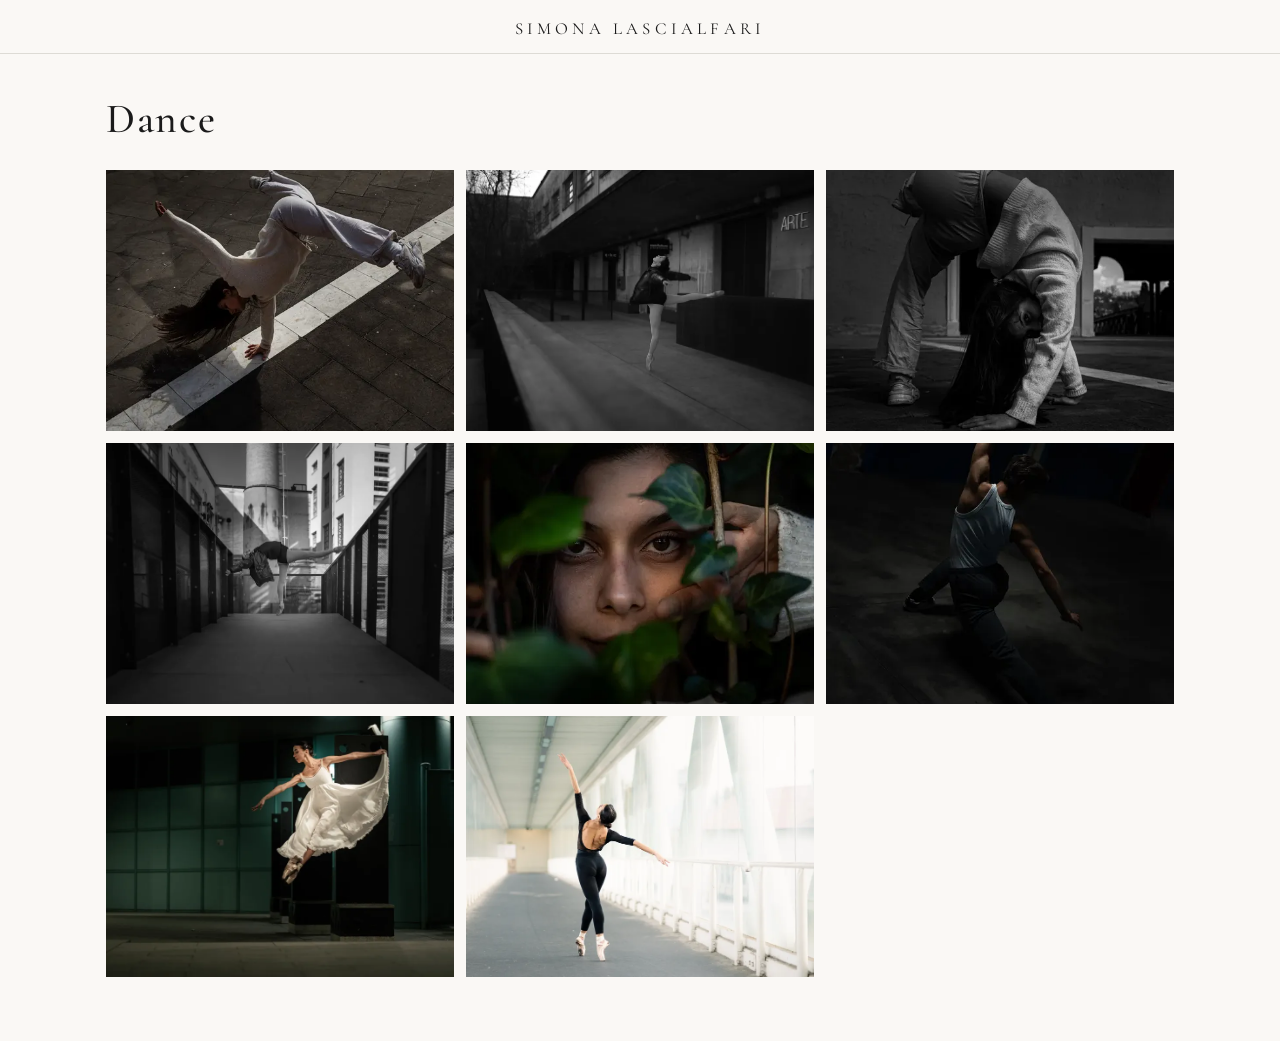
<file: g/danza/index.html>
<!doctype html>
<html lang="it">
<head>
<meta charset="utf-8">
<meta name="viewport" content="width=device-width,initial-scale=1,viewport-fit=cover">
<title>Galleria</title>
<link rel="preconnect" href="https://fonts.googleapis.com">
<link rel="preconnect" href="https://fonts.gstatic.com" crossorigin>
<link href="https://fonts.googleapis.com/css2?family=Cormorant+Garamond:wght@400;500;600&family=Inter:wght@300;400;500&display=swap" rel="stylesheet">
<link rel="stylesheet" href="../assets/app.css?v=6">
<style>
#loading{display:flex;flex-direction:column;align-items:center;gap:1rem;padding:3rem 1rem}
#loading[hidden]{display:none} /* display:flex batte l'attributo hidden: override esplicito */
.spin{width:28px;height:28px;border-radius:50%;border:3px solid rgba(0,0,0,.12);border-top-color:var(--terracotta,#a0522d);animation:spin 1s linear infinite}
@keyframes spin{to{transform:rotate(360deg)}}
</style>
</head>
<body>
<header class="bar">
  <span class="brand">Simona Lascialfari</span>
</header>

<main id="loading">
  <div class="spin" aria-hidden="true"></div>
  <p class="hint">Apro la galleria…</p>
</main>

<main id="gate" hidden>
  <form id="pwform">
    <p class="hint">Questa galleria è protetta. Inserisci la password che ti è stata comunicata.</p>
    <input id="pw" type="password" autocomplete="off" placeholder="Password">
    <button type="submit" id="go">Entra</button>
    <p id="err" class="err" hidden>Password errata</p>
  </form>
</main>

<main id="gallery" hidden>
  <h1 id="gtitle"></h1>
  <div id="grid"></div>
  <button id="more" hidden>Carica altre foto</button>
  <footer><a id="dl" class="dl" target="_blank" rel="noopener">Scarica gli originali</a></footer>
</main>

<div id="lb" hidden>
  <button id="close" aria-label="Chiudi">×</button>
  <button id="prev" aria-label="Precedente">‹</button>
  <img id="lbimg" alt="">
  <div id="lbcap"></div>
  <button id="next" aria-label="Successiva">›</button>
</div>

<script src="../assets/app.js?v=7"></script>
</body>
</html>
</file>
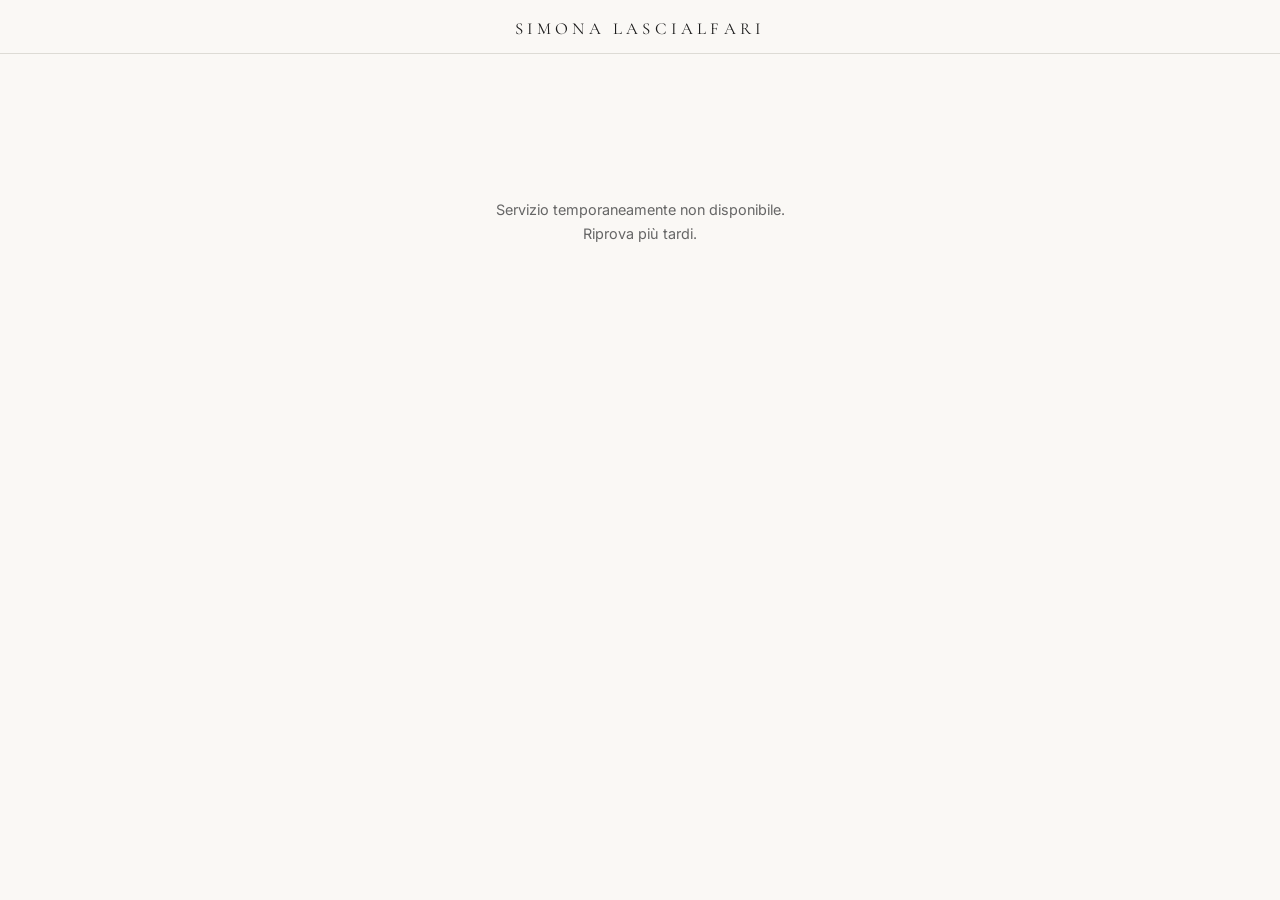
<file: p/viewer.html>
<!doctype html>
<html lang="it">
<head>
<meta charset="utf-8">
<meta name="viewport" content="width=device-width,initial-scale=1,viewport-fit=cover">
<title>Galleria</title>
<link rel="preconnect" href="https://fonts.googleapis.com">
<link rel="preconnect" href="https://fonts.gstatic.com" crossorigin>
<link href="https://fonts.googleapis.com/css2?family=Cormorant+Garamond:wght@400;500;600&family=Inter:wght@300;400;500&display=swap" rel="stylesheet">
<link rel="stylesheet" href="../g/assets/app.css?v=3">
</head>
<body>
<header class="bar"><span class="brand">Simona Lascialfari</span></header>
<main id="gate" hidden>
  <form id="pwform">
    <p class="hint">Questa galleria è protetta. Inserisci la password che ti è stata comunicata.</p>
    <input id="pw" type="password" autocomplete="off" placeholder="Password">
    <button type="submit" id="go">Entra</button>
    <p id="err" class="err" hidden>Password errata</p>
  </form>
</main>

<div id="loading"><p class="hint">Caricamento…</p></div>

<main id="offline" hidden>
  <p class="hint">Servizio temporaneamente non disponibile.<br>Riprova più tardi.</p>
</main>
<main id="invalid" hidden>
  <p class="hint">Questo link non è più valido.<br>La bozza potrebbe essere stata pubblicata, sostituita o revocata.</p>
</main>
<main id="gallery" hidden>
  <h1 id="gtitle"></h1>
  <div id="grid"></div>
  <button id="more" hidden>Carica altre foto</button>
</main>
<div id="lb" hidden>
  <button id="close" aria-label="Chiudi">×</button>
  <button id="prev" aria-label="Precedente">‹</button>
  <img id="lbimg" alt="">
  <div id="lbcap"></div>
  <button id="next" aria-label="Successiva">›</button>
</div>
<script src="../g/assets/pviewer.js?v=4"></script>
</body>
</html>
</file>
<file: g/assets/app.css>
:root {
  --ivory: hsl(45 30% 97%);
  --ink: hsl(0 0% 10%);
  --border: hsl(45 10% 85%);
  --terracotta: hsl(12 37% 47%);
  --muted: hsl(0 0% 40%);
  --serif: 'Cormorant Garamond', Georgia, serif;
  --sans: 'Inter', system-ui, sans-serif;
}
* { box-sizing: border-box; }
body { margin:0; font-family: var(--sans); background: var(--ivory); color: var(--ink); -webkit-font-smoothing: antialiased; }

/* header brand — come la navbar del sito */
.bar { display:flex; align-items:center; justify-content:center; padding:1.1rem 1rem .9rem; border-bottom:1px solid var(--border); background:var(--ivory); position:relative; }
.brand { font-family:var(--serif); font-size:1.05rem; letter-spacing:.25em; text-transform:uppercase; color:var(--ink); }

/* gate password */
#gate { max-width:380px; margin:16vh auto 0; padding:0 1rem; text-align:center; }
#gate .hint { font-size:.85rem; color:var(--muted); line-height:1.6; margin-bottom:1.4rem; }
#pw { width:100%; padding:.85rem 1rem; border:1px solid var(--border); background:#fff; color:var(--ink); font-size:1rem; font-family:var(--sans); border-radius:0; text-align:center; letter-spacing:.05em; }
#pw:focus { outline:none; border-color:var(--ink); }
#go { width:100%; margin-top:.6rem; padding:.85rem 1rem; border:1px solid var(--ink); background:var(--ink); color:var(--ivory); font-size:.75rem; font-weight:500; letter-spacing:.18em; text-transform:uppercase; cursor:pointer; border-radius:0; transition: background .25s, color .25s, border-color .25s; }
#go:hover { background:var(--terracotta); border-color:var(--terracotta); color:var(--ivory); }
#go:disabled { opacity:.5; cursor:wait; }
.err { color:var(--terracotta); font-size:.85rem; margin-top:.8rem; }

/* galleria */
#gallery { max-width:1100px; margin:0 auto; padding:2.5rem 1rem 4rem; }
#gtitle { font-family:var(--serif); font-weight:500; font-size:clamp(1.8rem, 4vw, 2.6rem); letter-spacing:.04em; margin:0 0 .4rem; }
#grid { display:grid; grid-template-columns:repeat(auto-fill,minmax(min(260px,100%),1fr)); gap:12px; margin-top:1.6rem; }
#grid img { width:100%; aspect-ratio:4/3; object-fit:cover; border-radius:0; cursor:zoom-in; transition:opacity .3s; display:block; background:hsl(45 10% 90%); }
#grid img:hover { opacity:.85; }
#more { display:block; margin:2.2rem auto 0; padding:.75rem 2.2rem; border:1px solid var(--border); background:transparent; color:var(--ink); font-size:.72rem; letter-spacing:.18em; text-transform:uppercase; cursor:pointer; border-radius:0; transition:border-color .25s, color .25s; }
#more[hidden] { display:none; } /* display:block batte l'attributo hidden */
#more:hover { border-color:var(--ink); }
#offline { max-width:420px; margin:16vh auto 0; text-align:center; }
#offline .hint { font-size:.9rem; color:var(--muted); line-height:1.7; }
#loading { max-width:420px; margin:16vh auto 0; text-align:center; }
#loading .hint { font-size:.9rem; color:var(--muted); letter-spacing:.08em; }

/* footer */
footer { padding:2.5rem 0 3rem; text-align:center; }
.dl { display:inline-block; color:var(--terracotta); text-decoration:none; font-size:.75rem; letter-spacing:.18em; text-transform:uppercase; border-bottom:1px solid var(--terracotta); padding-bottom:2px; }

/* lightbox — full screen scuro, coerente col sito per la visione foto */
#lb { position:fixed; inset:0; background:rgba(10,10,10,.96); display:flex; align-items:center; justify-content:center; z-index:10; }
#lb[hidden] { display:none; }
main[hidden] { display:none; }
#lb img { max-width:94vw; max-height:88vh; object-fit:contain; }
#lbcap { position:absolute; bottom:0; left:0; right:0; text-align:center; color:#fff; padding:1.6rem 1rem 1rem; background:linear-gradient(transparent, rgba(0,0,0,.6)); pointer-events:none; }
#lbcap .t { font-family:var(--serif); font-size:1.05rem; letter-spacing:.03em; }
#lbcap .d { color:rgba(255,255,255,.78); font-size:.8rem; margin-top:.2rem; line-height:1.5; }
#lb button { position:absolute; background:none; border:0; color:#fff; font-size:2.4rem; font-family:var(--serif); cursor:pointer; padding:1rem; opacity:.7; transition:opacity .25s; line-height:1; }
#lb button:hover { opacity:1; }
#close { top:0; right:0; }
#prev { left:0; } #next { right:0; }
</file>
